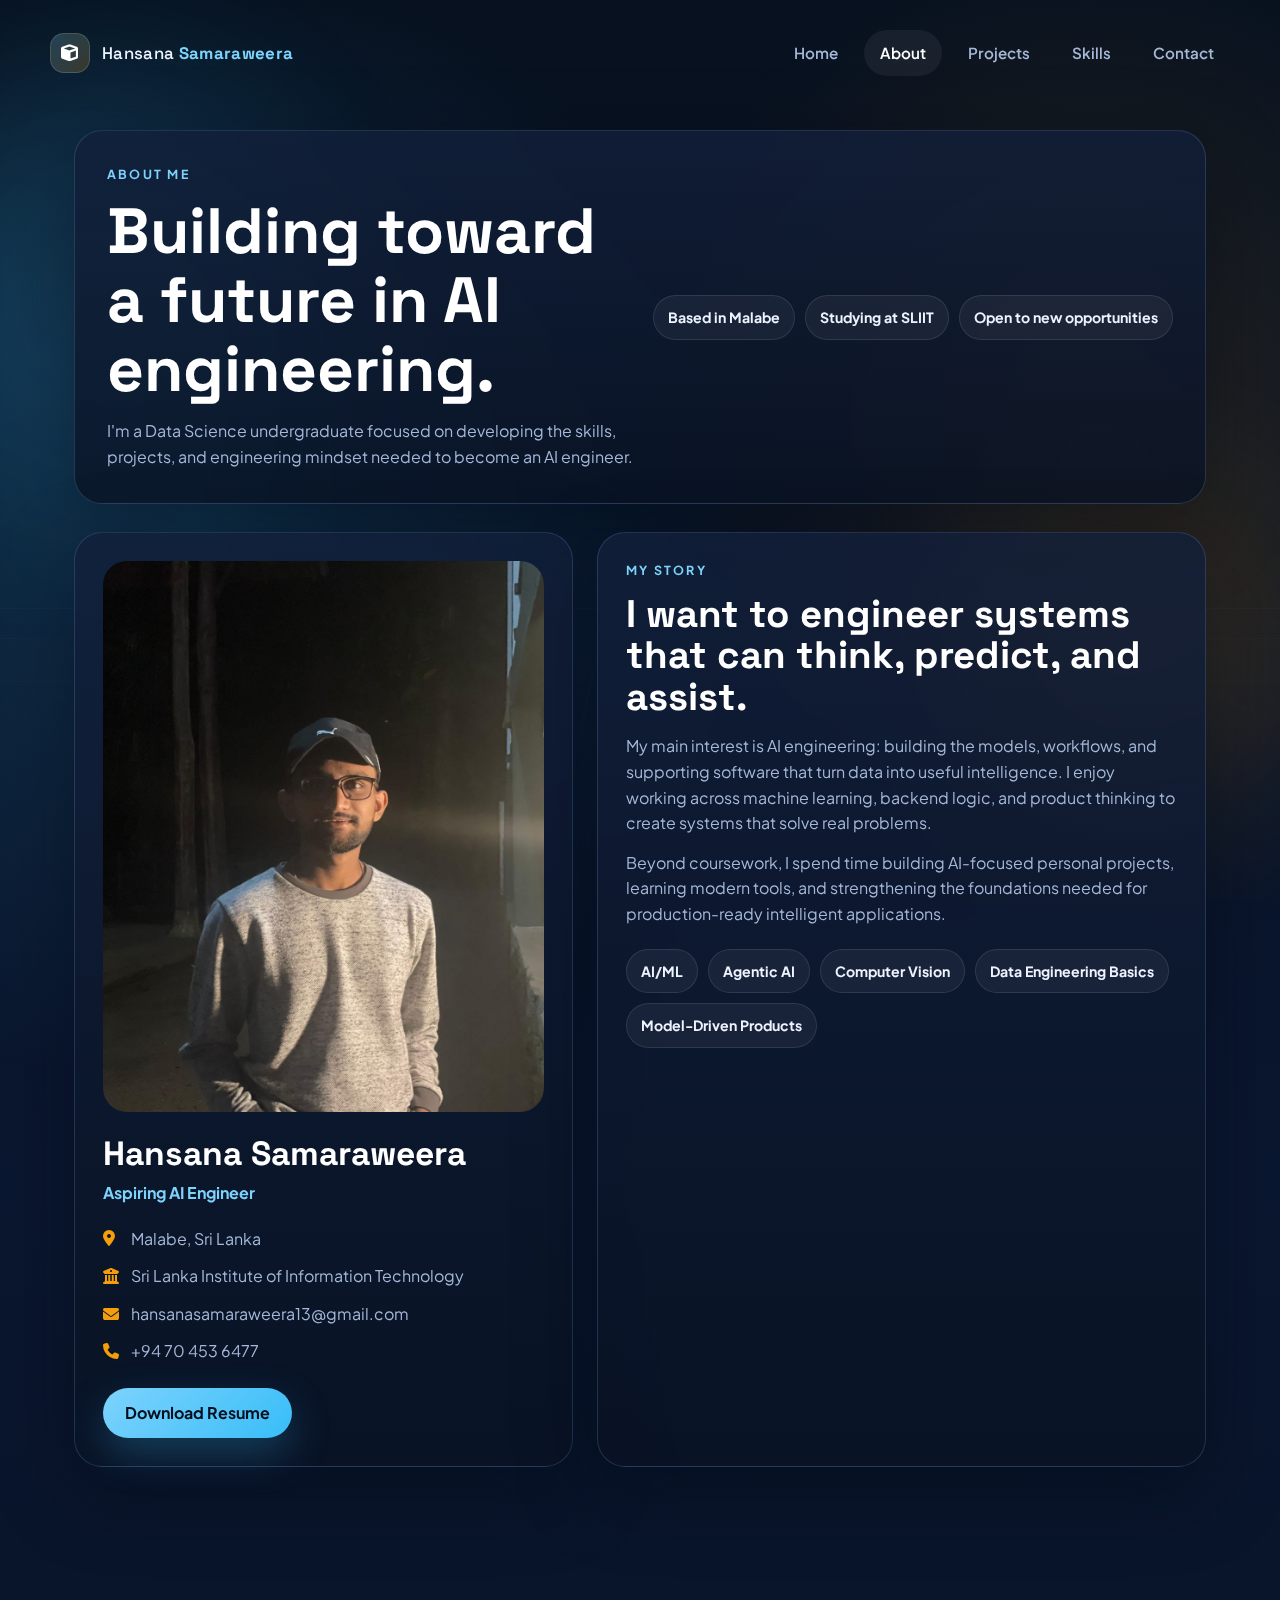
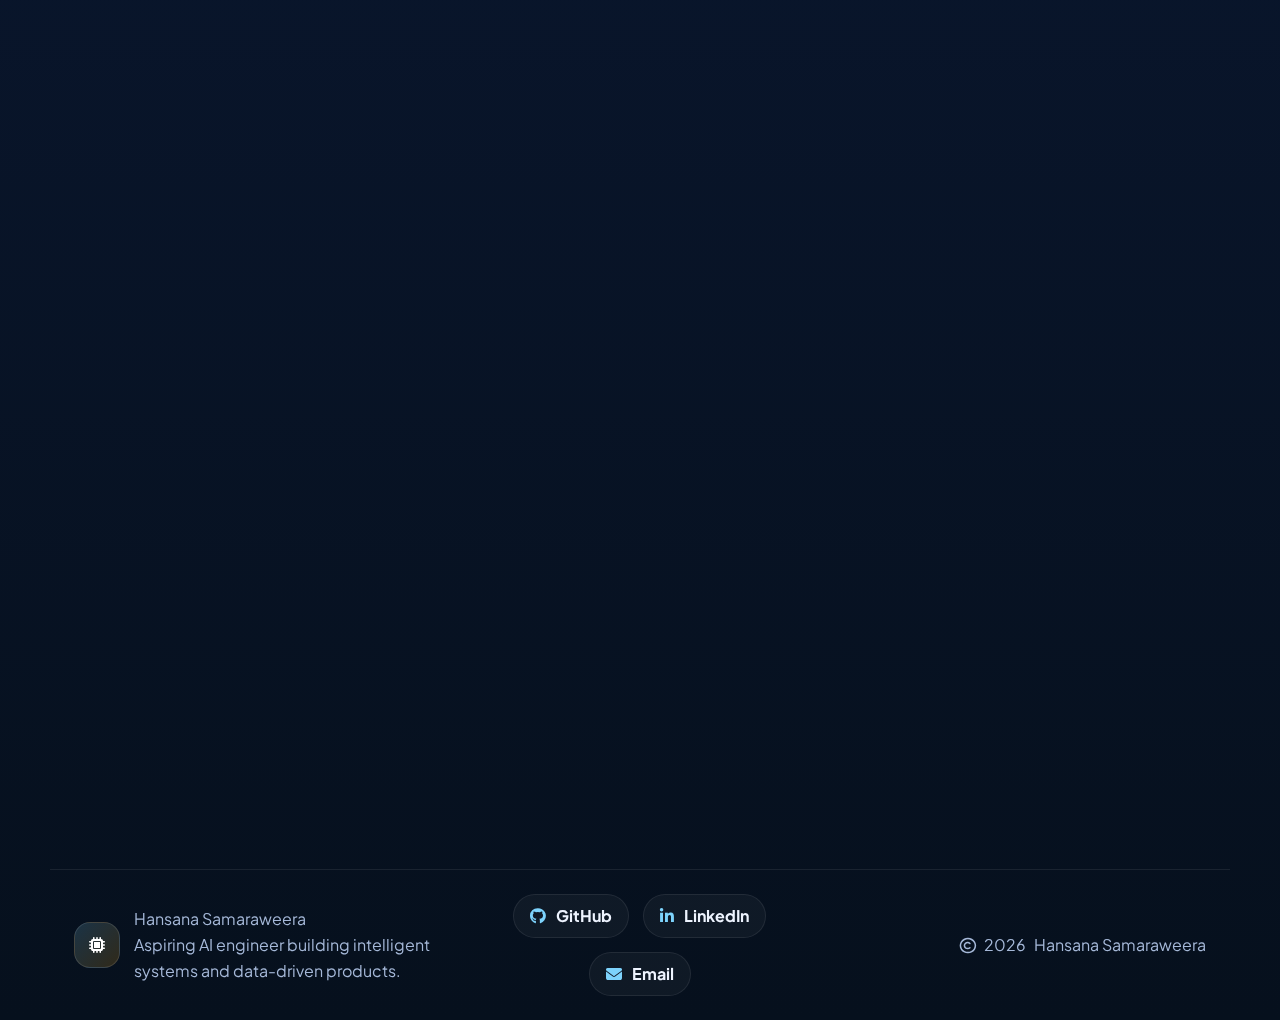
<file: about.html>
<!DOCTYPE html>
<html lang="en">
<head>
    <meta charset="UTF-8">
    <meta name="viewport" content="width=device-width, initial-scale=1.0">
    <title>About | Hansana Samaraweera</title>
    <link rel="preconnect" href="https://fonts.googleapis.com">
    <link rel="preconnect" href="https://fonts.gstatic.com" crossorigin>
    <link rel="stylesheet" href="https://cdnjs.cloudflare.com/ajax/libs/font-awesome/6.4.0/css/all.min.css">
    <link href="https://fonts.googleapis.com/css2?family=Plus+Jakarta+Sans:wght@400;500;600;700;800&family=Space+Grotesk:wght@500;700&display=swap" rel="stylesheet">
    <link rel="stylesheet" href="css/styles.css">
    <link rel="stylesheet" href="css/about.css">
</head>
<body data-page="about">
    <div class="site-backdrop" aria-hidden="true">
        <div class="aurora aurora-a"></div>
        <div class="aurora aurora-b"></div>
        <div class="grid-plane"></div>
        <div class="noise-layer"></div>
    </div>

    <header class="site-header" id="header">
        <a href="index.html" class="logo">
            <span class="logo-mark"><i class="fas fa-cube"></i></span>
            <span>Hansana <strong>Samaraweera</strong></span>
        </a>

        <button class="menu-toggle" type="button" aria-label="Toggle navigation" aria-expanded="false" aria-controls="primary-nav">
            <i class="fas fa-bars"></i>
        </button>

        <nav id="primary-nav">
            <ul>
                <li><a href="index.html">Home</a></li>
                <li><a href="about.html" class="active">About</a></li>
                <li><a href="projects.html">Projects</a></li>
                <li><a href="skills.html">Skills</a></li>
                <li><a href="contact.html">Contact</a></li>
            </ul>
        </nav>
    </header>

    <main class="site-shell page-shell">
        <section class="page-hero panel" data-reveal>
            <div>
                <p class="eyebrow">About Me</p>
                <h1>Building toward a future in AI engineering.</h1>
                <p>I'm a Data Science undergraduate focused on developing the skills, projects, and engineering mindset needed to become an AI engineer.</p>
            </div>
            <div class="hero-badges">
                <span>Based in Malabe</span>
                <span>Studying at SLIIT</span>
                <span>Open to new opportunities</span>
            </div>
        </section>

        <section class="about-grid" data-reveal>
            <article class="profile-panel panel" data-tilt>
                <div class="profile-image-wrap">
                    <img src="images/profile.jpg" alt="Portrait of Hansana Samaraweera">
                </div>
                <div class="profile-copy">
                    <h2>Hansana Samaraweera</h2>
                    <p class="profile-role">Aspiring AI Engineer</p>
                    <div class="detail-list">
                        <p><i class="fas fa-location-dot"></i> Malabe, Sri Lanka</p>
                        <p><i class="fas fa-building-columns"></i> Sri Lanka Institute of Information Technology</p>
                        <p><i class="fas fa-envelope"></i> hansanasamaraweera13@gmail.com</p>
                        <p><i class="fas fa-phone"></i> +94 70 453 6477</p>
                    </div>
                    <a href="resume.pdf" class="btn btn-primary" download>Download Resume</a>
                </div>
            </article>

            <article class="story-panel panel" data-tilt>
                <p class="eyebrow">My Story</p>
                <h2>I want to engineer systems that can think, predict, and assist.</h2>
                <p>My main interest is AI engineering: building the models, workflows, and supporting software that turn data into useful intelligence. I enjoy working across machine learning, backend logic, and product thinking to create systems that solve real problems.</p>
                <p>Beyond coursework, I spend time building AI-focused personal projects, learning modern tools, and strengthening the foundations needed for production-ready intelligent applications.</p>
                <div class="pill-list">
                    <span>AI/ML</span>
                    <span>Agentic AI</span>
                    <span>Computer Vision</span>
                    <span>Data Engineering Basics</span>
                    <span>Model-Driven Products</span>
                </div>
            </article>
        </section>

        <section class="timeline-section panel" data-reveal>
            <div class="section-heading">
                <div>
                    <p class="eyebrow">Trajectory</p>
                    <h2>Education and growth path</h2>
                </div>
            </div>
            <div class="timeline">
                <article class="timeline-item" data-tilt>
                    <span class="timeline-year">2025 - Present</span>
                    <div class="timeline-card">
                        <h3>BSc in Data Science</h3>
                        <p>Studying at SLIIT with a focus on analytics, machine learning, software development, and the foundations required for AI engineering.</p>
                    </div>
                </article>
                <article class="timeline-item" data-tilt>
                    <span class="timeline-year">Current</span>
                    <div class="timeline-card">
                        <h3>Project-Based Learning</h3>
                        <p>Strengthening experience through agentic AI tools, predictive systems, computer vision, analytics, and end-to-end intelligent applications.</p>
                    </div>
                </article>
                <article class="timeline-item" data-tilt>
                    <span class="timeline-year">Next</span>
                    <div class="timeline-card">
                        <h3>Professional Collaborations</h3>
                        <p>Looking for opportunities where I can grow as an AI engineer by contributing to intelligent products, research, and real-world systems.</p>
                    </div>
                </article>
            </div>
        </section>

        <section class="values-grid" data-reveal>
            <article class="mini-panel panel" data-tilt>
                <p class="eyebrow">How I Work</p>
                <h3>Build with clarity</h3>
                <p>I like breaking complex problems into clear steps, especially when building data and AI systems that need to be understandable and reliable.</p>
            </article>
            <article class="mini-panel panel" data-tilt>
                <p class="eyebrow">What Matters</p>
                <h3>Useful intelligence</h3>
                <p>I care most about building AI that is practical, well-structured, and connected to real user or business value.</p>
            </article>
            <article class="mini-panel panel" data-tilt>
                <p class="eyebrow">What I'm Seeking</p>
                <h3>AI teams, hard problems</h3>
                <p>I'm excited by teams working on machine learning, intelligent automation, computer vision, and AI products that create meaningful impact.</p>
            </article>
        </section>
    </main>

    <footer class="site-footer">
        <div class="footer-brand">
            <div class="footer-badge">
                <i class="fas fa-microchip"></i>
            </div>
            <div>
                <p>Hansana Samaraweera</p>
                <span>Aspiring AI engineer building intelligent systems and data-driven products.</span>
            </div>
        </div>
        <div class="footer-links">
            <a href="https://github.com/Hansana477" target="_blank" rel="noreferrer"><i class="fab fa-github"></i><span>GitHub</span></a>
            <a href="https://www.linkedin.com/in/hansana-samaraweera-4ba719311/" target="_blank" rel="noreferrer"><i class="fab fa-linkedin-in"></i><span>LinkedIn</span></a>
            <a href="mailto:hansanasamaraweera13@gmail.com"><i class="fas fa-envelope"></i><span>Email</span></a>
        </div>
        <p class="footer-copy"><i class="far fa-copyright"></i> <span data-year></span> Hansana Samaraweera</p>
    </footer>

    <script src="js/script.js"></script>
</body>
</html>
</file>
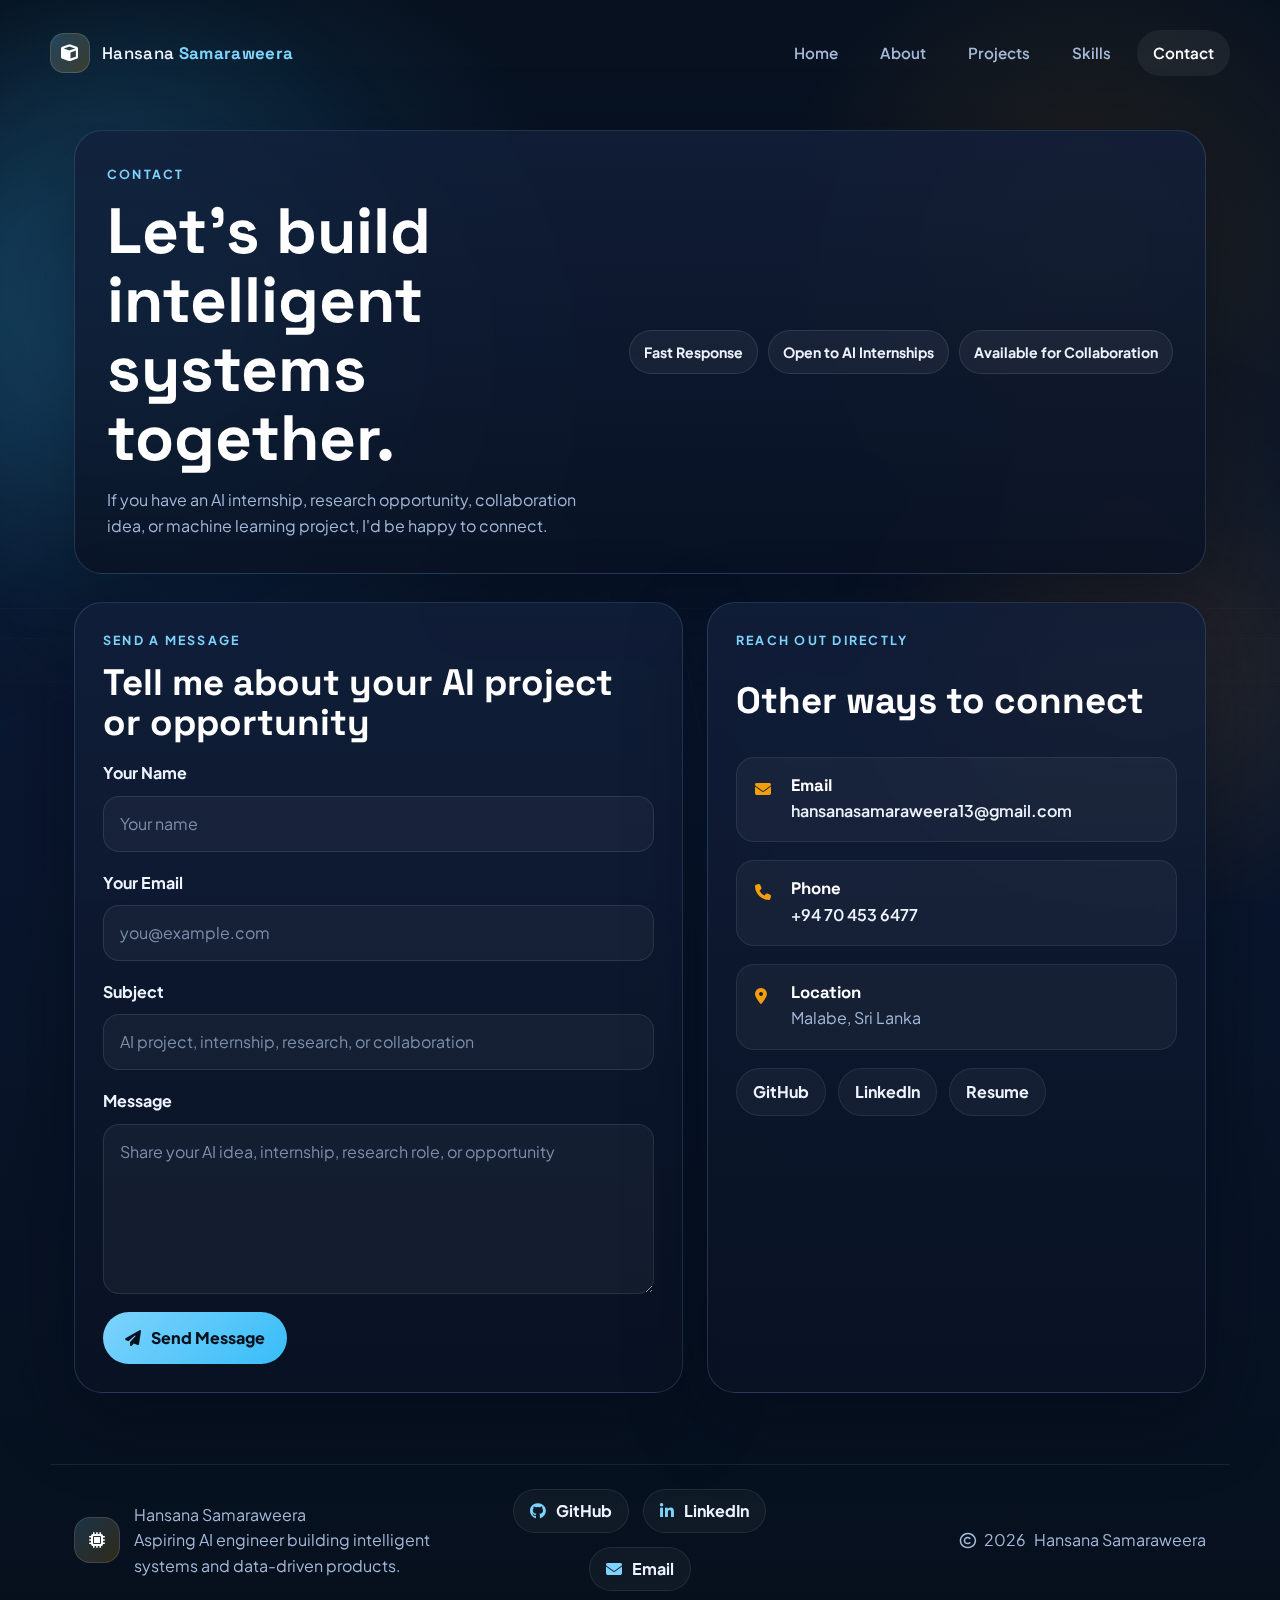
<file: contact.html>
<!DOCTYPE html>
<html lang="en">
<head>
    <meta charset="UTF-8">
    <meta name="viewport" content="width=device-width, initial-scale=1.0">
    <title>Contact | Hansana Samaraweera</title>
    <link rel="preconnect" href="https://fonts.googleapis.com">
    <link rel="preconnect" href="https://fonts.gstatic.com" crossorigin>
    <link rel="stylesheet" href="https://cdnjs.cloudflare.com/ajax/libs/font-awesome/6.4.0/css/all.min.css">
    <link href="https://fonts.googleapis.com/css2?family=Plus+Jakarta+Sans:wght@400;500;600;700;800&family=Space+Grotesk:wght@500;700&display=swap" rel="stylesheet">
    <link rel="stylesheet" href="css/styles.css">
    <link rel="stylesheet" href="css/contact.css">
</head>
<body data-page="contact">
    <div class="site-backdrop" aria-hidden="true">
        <div class="aurora aurora-a"></div>
        <div class="aurora aurora-b"></div>
        <div class="grid-plane"></div>
        <div class="noise-layer"></div>
    </div>

    <header class="site-header" id="header">
        <a href="index.html" class="logo">
            <span class="logo-mark"><i class="fas fa-cube"></i></span>
            <span>Hansana <strong>Samaraweera</strong></span>
        </a>

        <button class="menu-toggle" type="button" aria-label="Toggle navigation" aria-expanded="false" aria-controls="primary-nav">
            <i class="fas fa-bars"></i>
        </button>

        <nav id="primary-nav">
            <ul>
                <li><a href="index.html">Home</a></li>
                <li><a href="about.html">About</a></li>
                <li><a href="projects.html">Projects</a></li>
                <li><a href="skills.html">Skills</a></li>
                <li><a href="contact.html" class="active">Contact</a></li>
            </ul>
        </nav>
    </header>

    <main class="site-shell page-shell">
        <section class="page-hero panel" data-reveal>
            <div>
                <p class="eyebrow">Contact</p>
                <h1>Let's build intelligent systems together.</h1>
                <p>If you have an AI internship, research opportunity, collaboration idea, or machine learning project, I'd be happy to connect.</p>
            </div>
            <div class="hero-badges">
                <span>Fast Response</span>
                <span>Open to AI Internships</span>
                <span>Available for Collaboration</span>
            </div>
        </section>

        <section class="contact-layout" data-reveal>
            <article class="contact-form-panel panel" data-tilt>
                <p class="eyebrow">Send a Message</p>
                <h2>Tell me about your AI project or opportunity</h2>
                <form id="contactForm" action="https://formspree.io/f/xeokkdnq" method="POST">
                    <input type="hidden" name="_subject" value="New message from portfolio">
                    <input type="text" name="_gotcha" class="honeypot" tabindex="-1" autocomplete="off">

                    <div class="form-group">
                        <label for="name">Your Name</label>
                        <input id="name" type="text" name="name" placeholder="Your name" required>
                    </div>
                    <div class="form-group">
                        <label for="email">Your Email</label>
                        <input id="email" type="email" name="_replyto" placeholder="you@example.com" required>
                    </div>
                    <div class="form-group">
                        <label for="subject">Subject</label>
                        <input id="subject" type="text" name="subject" placeholder="AI project, internship, research, or collaboration">
                    </div>
                    <div class="form-group">
                        <label for="message">Message</label>
                        <textarea id="message" name="message" placeholder="Share your AI idea, internship, research role, or opportunity" required></textarea>
                    </div>
                    <button type="submit" class="submit-btn">
                        <i class="fas fa-paper-plane"></i>
                        Send Message
                    </button>
                </form>
            </article>

            <aside class="contact-info-panel panel" data-tilt>
                <p class="eyebrow">Reach Out Directly</p>
                <h2>Other ways to connect</h2>

                <div class="contact-card">
                    <i class="fas fa-envelope"></i>
                    <div>
                        <h3>Email</h3>
                        <a href="mailto:hansanasamaraweera13@gmail.com">hansanasamaraweera13@gmail.com</a>
                    </div>
                </div>

                <div class="contact-card">
                    <i class="fas fa-phone"></i>
                    <div>
                        <h3>Phone</h3>
                        <a href="tel:+94704536477">+94 70 453 6477</a>
                    </div>
                </div>

                <div class="contact-card">
                    <i class="fas fa-location-dot"></i>
                    <div>
                        <h3>Location</h3>
                        <p>Malabe, Sri Lanka</p>
                    </div>
                </div>

                <div class="social-row">
                    <a href="https://github.com/Hansana477" target="_blank" rel="noreferrer">GitHub</a>
                    <a href="https://www.linkedin.com/in/hansana-samaraweera-4ba719311/" target="_blank" rel="noreferrer">LinkedIn</a>
                    <a href="resume.pdf" download>Resume</a>
                </div>
            </aside>
        </section>
    </main>

    <footer class="site-footer">
        <div class="footer-brand">
            <div class="footer-badge">
                <i class="fas fa-microchip"></i>
            </div>
            <div>
                <p>Hansana Samaraweera</p>
                <span>Aspiring AI engineer building intelligent systems and data-driven products.</span>
            </div>
        </div>
        <div class="footer-links">
            <a href="https://github.com/Hansana477" target="_blank" rel="noreferrer"><i class="fab fa-github"></i><span>GitHub</span></a>
            <a href="https://www.linkedin.com/in/hansana-samaraweera-4ba719311/" target="_blank" rel="noreferrer"><i class="fab fa-linkedin-in"></i><span>LinkedIn</span></a>
            <a href="mailto:hansanasamaraweera13@gmail.com"><i class="fas fa-envelope"></i><span>Email</span></a>
        </div>
        <p class="footer-copy"><i class="far fa-copyright"></i> <span data-year></span> Hansana Samaraweera</p>
    </footer>

    <script src="js/script.js"></script>
    <script src="js/contact.js"></script>
</body>
</html>
</file>
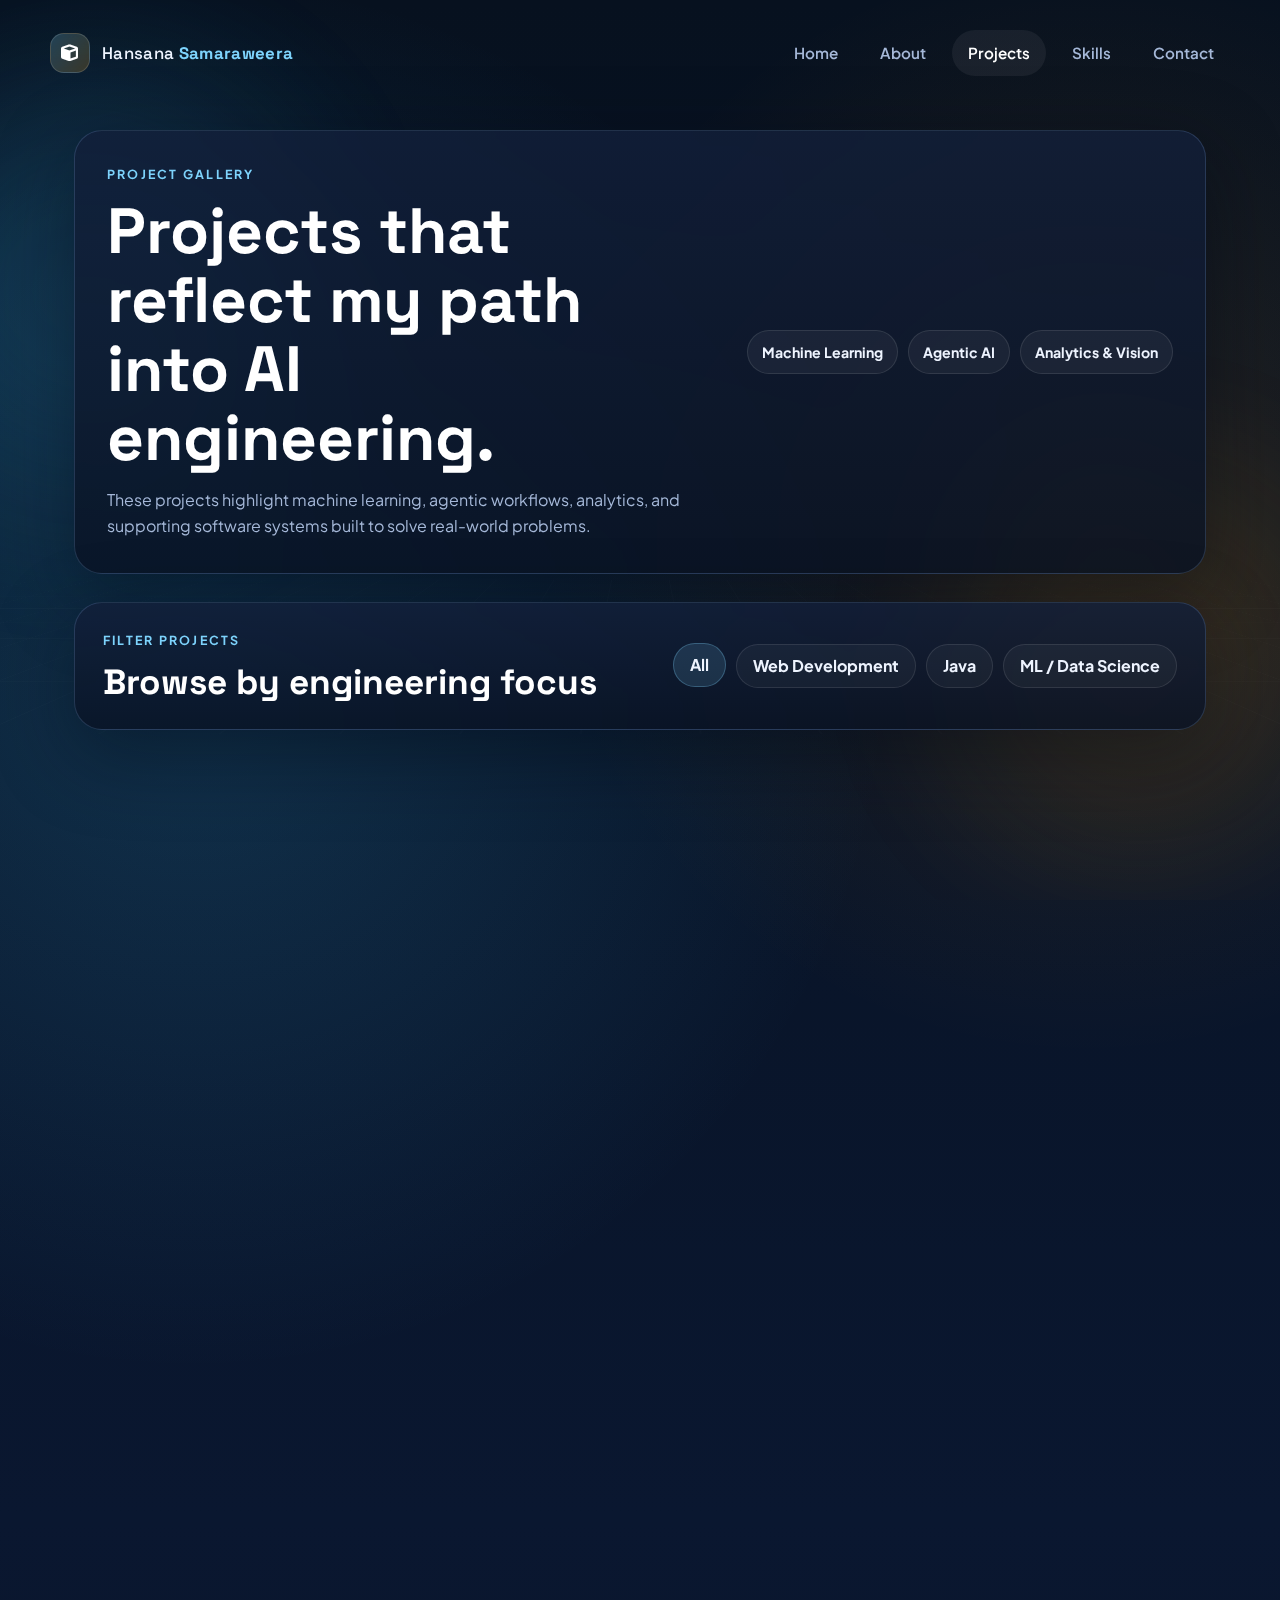
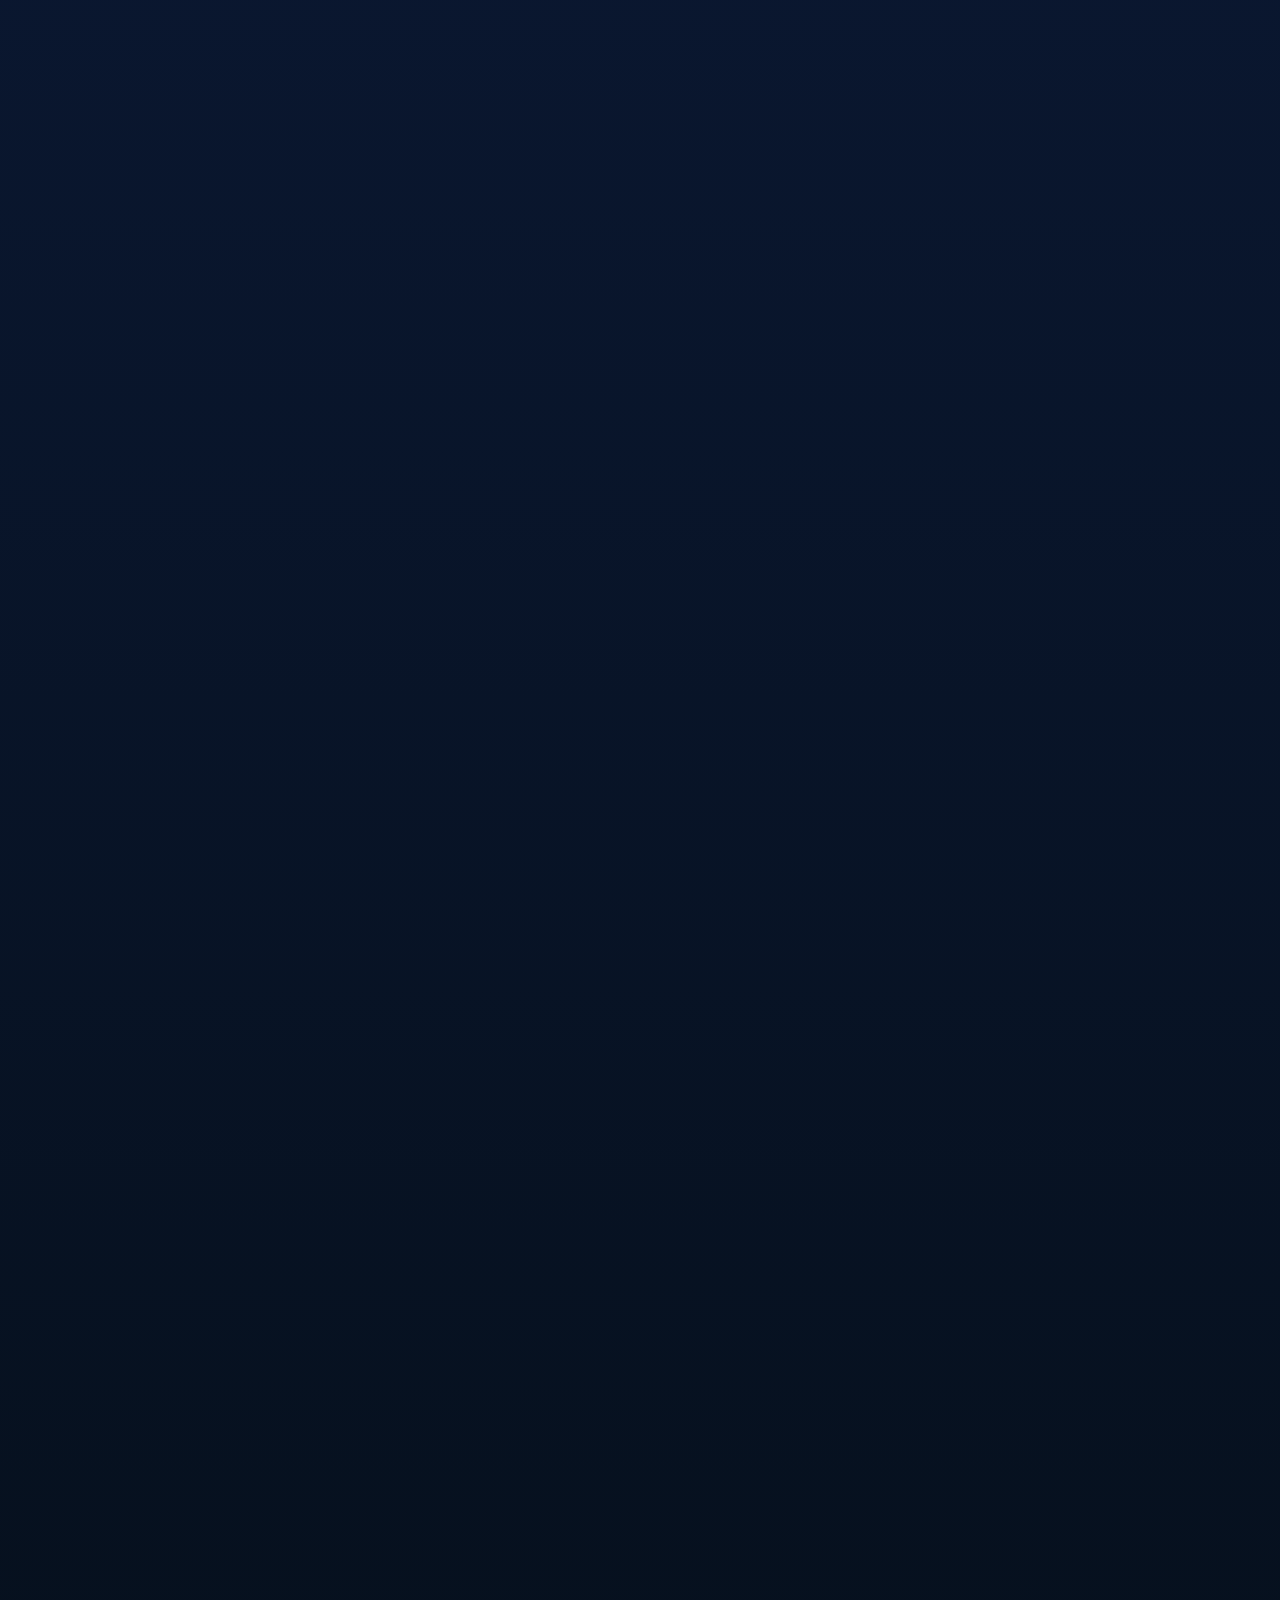
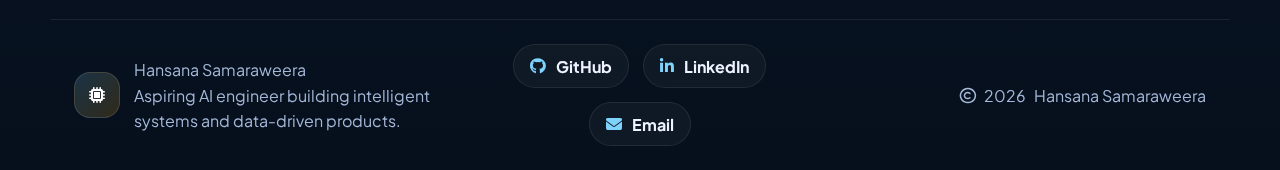
<file: projects.html>
<!DOCTYPE html>
<html lang="en">
<head>
    <meta charset="UTF-8">
    <meta name="viewport" content="width=device-width, initial-scale=1.0">
    <title>Projects | Hansana Samaraweera</title>
    <link rel="preconnect" href="https://fonts.googleapis.com">
    <link rel="preconnect" href="https://fonts.gstatic.com" crossorigin>
    <link rel="stylesheet" href="https://cdnjs.cloudflare.com/ajax/libs/font-awesome/6.4.0/css/all.min.css">
    <link href="https://fonts.googleapis.com/css2?family=Plus+Jakarta+Sans:wght@400;500;600;700;800&family=Space+Grotesk:wght@500;700&display=swap" rel="stylesheet">
    <link rel="stylesheet" href="css/styles.css">
    <link rel="stylesheet" href="css/projects.css">
</head>
<body data-page="projects">
    <div class="site-backdrop" aria-hidden="true">
        <div class="aurora aurora-a"></div>
        <div class="aurora aurora-b"></div>
        <div class="grid-plane"></div>
        <div class="noise-layer"></div>
    </div>

    <header class="site-header" id="header">
        <a href="index.html" class="logo">
            <span class="logo-mark"><i class="fas fa-cube"></i></span>
            <span>Hansana <strong>Samaraweera</strong></span>
        </a>

        <button class="menu-toggle" type="button" aria-label="Toggle navigation" aria-expanded="false" aria-controls="primary-nav">
            <i class="fas fa-bars"></i>
        </button>

        <nav id="primary-nav">
            <ul>
                <li><a href="index.html">Home</a></li>
                <li><a href="about.html">About</a></li>
                <li><a href="projects.html" class="active">Projects</a></li>
                <li><a href="skills.html">Skills</a></li>
                <li><a href="contact.html">Contact</a></li>
            </ul>
        </nav>
    </header>

    <main class="site-shell page-shell">
        <section class="page-hero panel" data-reveal>
            <div>
                <p class="eyebrow">Project Gallery</p>
                <h1>Projects that reflect my path into AI engineering.</h1>
                <p>These projects highlight machine learning, agentic workflows, analytics, and supporting software systems built to solve real-world problems.</p>
            </div>
            <div class="hero-badges">
                <span>Machine Learning</span>
                <span>Agentic AI</span>
                <span>Analytics &amp; Vision</span>
            </div>
        </section>

        <section class="projects-toolbar panel" data-reveal>
            <div class="toolbar-copy">
                <p class="eyebrow">Filter Projects</p>
                <h2>Browse by engineering focus</h2>
            </div>
            <div class="filter-buttons" role="tablist" aria-label="Project categories">
                <button class="active" data-filter="all" type="button">All</button>
                <button data-filter="web-dev" type="button">Web Development</button>
                <button data-filter="java" type="button">Java</button>
                <button data-filter="ml-ai" type="button">ML / Data Science</button>
            </div>
        </section>

        <section class="projects-grid-section" data-reveal>
            <div id="projects-list" class="projects-grid"></div>
        </section>
    </main>

    <footer class="site-footer">
        <div class="footer-brand">
            <div class="footer-badge">
                <i class="fas fa-microchip"></i>
            </div>
            <div>
                <p>Hansana Samaraweera</p>
                <span>Aspiring AI engineer building intelligent systems and data-driven products.</span>
            </div>
        </div>
        <div class="footer-links">
            <a href="https://github.com/Hansana477" target="_blank" rel="noreferrer"><i class="fab fa-github"></i><span>GitHub</span></a>
            <a href="https://www.linkedin.com/in/hansana-samaraweera-4ba719311/" target="_blank" rel="noreferrer"><i class="fab fa-linkedin-in"></i><span>LinkedIn</span></a>
            <a href="mailto:hansanasamaraweera13@gmail.com"><i class="fas fa-envelope"></i><span>Email</span></a>
        </div>
        <p class="footer-copy"><i class="far fa-copyright"></i> <span data-year></span> Hansana Samaraweera</p>
    </footer>

    <script src="js/script.js"></script>
    <script src="js/projects.js"></script>
</body>
</html>
</file>
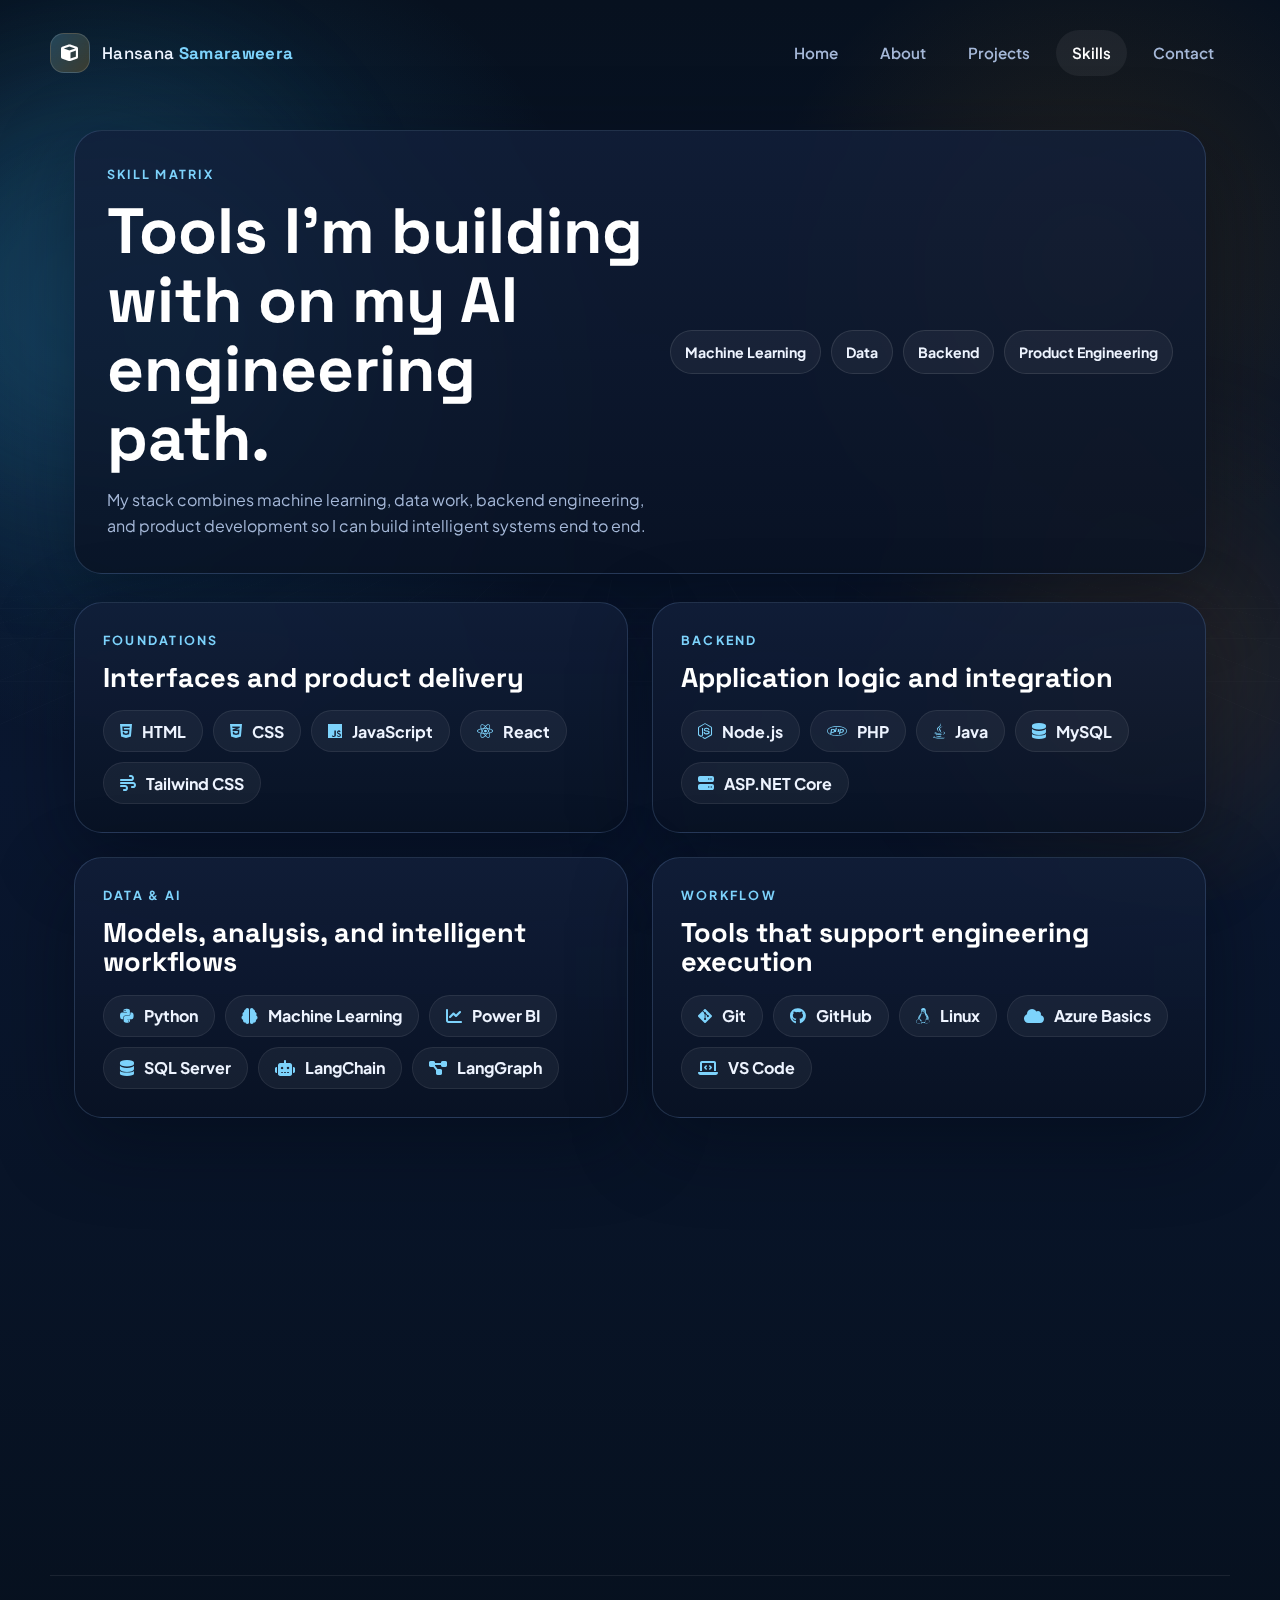
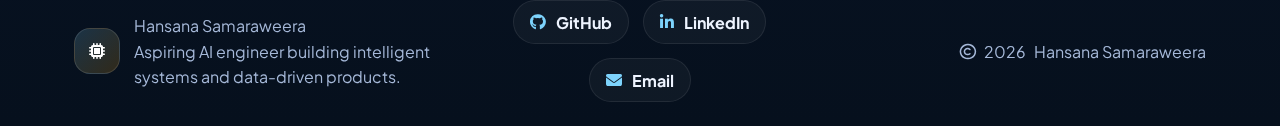
<file: skills.html>
<!DOCTYPE html>
<html lang="en">
<head>
    <meta charset="UTF-8">
    <meta name="viewport" content="width=device-width, initial-scale=1.0">
    <title>Skills | Hansana Samaraweera</title>
    <link rel="preconnect" href="https://fonts.googleapis.com">
    <link rel="preconnect" href="https://fonts.gstatic.com" crossorigin>
    <link rel="stylesheet" href="https://cdnjs.cloudflare.com/ajax/libs/font-awesome/6.4.0/css/all.min.css">
    <link href="https://fonts.googleapis.com/css2?family=Plus+Jakarta+Sans:wght@400;500;600;700;800&family=Space+Grotesk:wght@500;700&display=swap" rel="stylesheet">
    <link rel="stylesheet" href="css/styles.css">
    <link rel="stylesheet" href="css/skills.css">
</head>
<body data-page="skills">
    <div class="site-backdrop" aria-hidden="true">
        <div class="aurora aurora-a"></div>
        <div class="aurora aurora-b"></div>
        <div class="grid-plane"></div>
        <div class="noise-layer"></div>
    </div>

    <header class="site-header" id="header">
        <a href="index.html" class="logo">
            <span class="logo-mark"><i class="fas fa-cube"></i></span>
            <span>Hansana <strong>Samaraweera</strong></span>
        </a>

        <button class="menu-toggle" type="button" aria-label="Toggle navigation" aria-expanded="false" aria-controls="primary-nav">
            <i class="fas fa-bars"></i>
        </button>

        <nav id="primary-nav">
            <ul>
                <li><a href="index.html">Home</a></li>
                <li><a href="about.html">About</a></li>
                <li><a href="projects.html">Projects</a></li>
                <li><a href="skills.html" class="active">Skills</a></li>
                <li><a href="contact.html">Contact</a></li>
            </ul>
        </nav>
    </header>

    <main class="site-shell page-shell">
        <section class="page-hero panel" data-reveal>
            <div>
                <p class="eyebrow">Skill Matrix</p>
                <h1>Tools I'm building with on my AI engineering path.</h1>
                <p>My stack combines machine learning, data work, backend engineering, and product development so I can build intelligent systems end to end.</p>
            </div>
            <div class="hero-badges">
                <span>Machine Learning</span>
                <span>Data</span>
                <span>Backend</span>
                <span>Product Engineering</span>
            </div>
        </section>

        <section class="skills-board" data-reveal>
            <article class="skill-cluster panel" data-tilt>
                <p class="eyebrow">Foundations</p>
                <h2>Interfaces and product delivery</h2>
                <div class="skill-tags">
                    <span><i class="fab fa-html5"></i> HTML</span>
                    <span><i class="fab fa-css3-alt"></i> CSS</span>
                    <span><i class="fab fa-js"></i> JavaScript</span>
                    <span><i class="fab fa-react"></i> React</span>
                    <span><i class="fas fa-wind"></i> Tailwind CSS</span>
                </div>
            </article>

            <article class="skill-cluster panel" data-tilt>
                <p class="eyebrow">Backend</p>
                <h2>Application logic and integration</h2>
                <div class="skill-tags">
                    <span><i class="fab fa-node-js"></i> Node.js</span>
                    <span><i class="fab fa-php"></i> PHP</span>
                    <span><i class="fab fa-java"></i> Java</span>
                    <span><i class="fas fa-database"></i> MySQL</span>
                    <span><i class="fas fa-server"></i> ASP.NET Core</span>
                </div>
            </article>

            <article class="skill-cluster panel" data-tilt>
                <p class="eyebrow">Data &amp; AI</p>
                <h2>Models, analysis, and intelligent workflows</h2>
                <div class="skill-tags">
                    <span><i class="fab fa-python"></i> Python</span>
                    <span><i class="fas fa-brain"></i> Machine Learning</span>
                    <span><i class="fas fa-chart-line"></i> Power BI</span>
                    <span><i class="fas fa-database"></i> SQL Server</span>
                    <span><i class="fas fa-robot"></i> LangChain</span>
                    <span><i class="fas fa-diagram-project"></i> LangGraph</span>
                </div>
            </article>

            <article class="skill-cluster panel" data-tilt>
                <p class="eyebrow">Workflow</p>
                <h2>Tools that support engineering execution</h2>
                <div class="skill-tags">
                    <span><i class="fab fa-git-alt"></i> Git</span>
                    <span><i class="fab fa-github"></i> GitHub</span>
                    <span><i class="fab fa-linux"></i> Linux</span>
                    <span><i class="fas fa-cloud"></i> Azure Basics</span>
                    <span><i class="fas fa-laptop-code"></i> VS Code</span>
                </div>
            </article>
        </section>

        <section class="capability-panel panel" data-reveal>
            <div class="section-heading">
                <div>
                    <p class="eyebrow">Capabilities</p>
                    <h2>How these skills support AI engineering</h2>
                </div>
            </div>
            <div class="capability-grid">
                <article class="mini-panel" data-tilt>
                    <h3>Model-Backed Applications</h3>
                    <p>I can combine machine learning ideas with application logic to create products people can actually use.</p>
                </article>
                <article class="mini-panel" data-tilt>
                    <h3>Data-to-Decision Workflows</h3>
                    <p>I enjoy turning raw data, analysis, and model output into systems that produce useful insight or automation.</p>
                </article>
                <article class="mini-panel" data-tilt>
                    <h3>Engineering + Presentation</h3>
                    <p>I care about both technical implementation and clear presentation, because strong AI products need both.</p>
                </article>
            </div>
        </section>
    </main>

    <footer class="site-footer">
        <div class="footer-brand">
            <div class="footer-badge">
                <i class="fas fa-microchip"></i>
            </div>
            <div>
                <p>Hansana Samaraweera</p>
                <span>Aspiring AI engineer building intelligent systems and data-driven products.</span>
            </div>
        </div>
        <div class="footer-links">
            <a href="https://github.com/Hansana477" target="_blank" rel="noreferrer"><i class="fab fa-github"></i><span>GitHub</span></a>
            <a href="https://www.linkedin.com/in/hansana-samaraweera-4ba719311/" target="_blank" rel="noreferrer"><i class="fab fa-linkedin-in"></i><span>LinkedIn</span></a>
            <a href="mailto:hansanasamaraweera13@gmail.com"><i class="fas fa-envelope"></i><span>Email</span></a>
        </div>
        <p class="footer-copy"><i class="far fa-copyright"></i> <span data-year></span> Hansana Samaraweera</p>
    </footer>

    <script src="js/script.js"></script>
</body>
</html>
</file>
<file: css/styles.css>
:root {
    --bg: #07111f;
    --bg-soft: #0d1830;
    --bg-elevated: rgba(12, 24, 48, 0.72);
    --panel: rgba(11, 20, 40, 0.72);
    --panel-strong: rgba(10, 18, 34, 0.9);
    --border: rgba(152, 196, 255, 0.18);
    --text: #eef4ff;
    --muted: #a5b8d8;
    --heading: #ffffff;
    --accent: #7dd3fc;
    --accent-strong: #38bdf8;
    --accent-warm: #f59e0b;
    --success: #4ade80;
    --shadow: 0 24px 80px rgba(1, 8, 20, 0.45);
    --radius-lg: 28px;
    --radius-md: 20px;
    --radius-sm: 14px;
    --container: 1180px;
    --header-height: 82px;
}

* {
    box-sizing: border-box;
    margin: 0;
    padding: 0;
}

html {
    scroll-behavior: smooth;
}

body {
    min-height: 100vh;
    overflow-x: hidden;
    background:
        radial-gradient(circle at 15% 20%, rgba(56, 189, 248, 0.18), transparent 24%),
        radial-gradient(circle at 85% 15%, rgba(245, 158, 11, 0.12), transparent 18%),
        linear-gradient(180deg, #07111f 0%, #0a1730 45%, #06101d 100%);
    color: var(--text);
    font-family: "Plus Jakarta Sans", sans-serif;
    line-height: 1.6;
}

body.nav-open {
    overflow: hidden;
}

img {
    display: block;
    max-width: 100%;
}

a {
    color: inherit;
    text-decoration: none;
}

button,
input,
textarea {
    font: inherit;
}

.site-backdrop {
    inset: 0;
    overflow: hidden;
    pointer-events: none;
    position: fixed;
    z-index: -3;
}

.aurora {
    border-radius: 999px;
    filter: blur(90px);
    opacity: 0.9;
    position: absolute;
}

.aurora-a {
    animation: drift 14s ease-in-out infinite;
    background: rgba(56, 189, 248, 0.18);
    height: 420px;
    left: -120px;
    top: 80px;
    width: 420px;
}

.aurora-b {
    animation: drift 18s ease-in-out infinite reverse;
    background: rgba(245, 158, 11, 0.14);
    bottom: 60px;
    height: 360px;
    right: -40px;
    width: 360px;
}

.grid-plane {
    background-image:
        linear-gradient(rgba(255, 255, 255, 0.055) 1px, transparent 1px),
        linear-gradient(90deg, rgba(255, 255, 255, 0.05) 1px, transparent 1px);
    background-position: center center;
    background-size: 78px 78px;
    height: 72vh;
    left: -20%;
    opacity: 0.24;
    position: absolute;
    top: 34vh;
    transform: perspective(900px) rotateX(78deg);
    width: 140%;
}

.noise-layer {
    background-image: radial-gradient(rgba(255, 255, 255, 0.08) 0.7px, transparent 0.7px);
    background-size: 12px 12px;
    inset: 0;
    opacity: 0.06;
    position: absolute;
}

.site-header {
    align-items: center;
    display: flex;
    justify-content: space-between;
    left: 50%;
    max-width: calc(var(--container) + 64px);
    padding: 18px 32px;
    position: fixed;
    top: 12px;
    transform: translateX(-50%);
    transition: background 0.3s ease, border-color 0.3s ease, box-shadow 0.3s ease, top 0.3s ease;
    width: calc(100% - 24px);
    z-index: 20;
}

.site-header.scrolled {
    backdrop-filter: blur(24px);
    background: rgba(6, 14, 28, 0.82);
    border: 1px solid rgba(152, 196, 255, 0.16);
    border-radius: 999px;
    box-shadow: 0 20px 50px rgba(0, 0, 0, 0.24);
    top: 10px;
}

.logo {
    align-items: center;
    display: inline-flex;
    font-family: "Space Grotesk", sans-serif;
    font-size: 1.05rem;
    font-weight: 500;
    gap: 12px;
    letter-spacing: 0.02em;
}

.logo strong {
    color: var(--accent);
    font-weight: 700;
}

.logo-mark {
    align-items: center;
    background: linear-gradient(135deg, rgba(125, 211, 252, 0.22), rgba(245, 158, 11, 0.2));
    border: 1px solid rgba(255, 255, 255, 0.14);
    border-radius: 14px;
    color: var(--heading);
    display: inline-flex;
    height: 40px;
    justify-content: center;
    width: 40px;
}

nav ul {
    align-items: center;
    display: flex;
    gap: 10px;
    list-style: none;
}

nav a {
    border-radius: 999px;
    color: var(--muted);
    display: inline-flex;
    font-size: 0.95rem;
    font-weight: 600;
    padding: 11px 16px;
    transition: color 0.2s ease, background 0.2s ease;
}

nav a:hover,
nav a.active {
    background: rgba(255, 255, 255, 0.06);
    color: var(--heading);
}

.menu-toggle {
    background: transparent;
    border: 0;
    color: var(--heading);
    cursor: pointer;
    display: none;
    font-size: 1.35rem;
}

.site-shell {
    margin: 0 auto;
    max-width: var(--container);
    padding: calc(var(--header-height) + 48px) 24px 72px;
    position: relative;
    z-index: 1;
}

.page-shell {
    display: grid;
    gap: 28px;
}

.panel,
.glass-panel,
.mini-panel {
    backdrop-filter: blur(20px);
    background: linear-gradient(180deg, rgba(18, 31, 58, 0.82), rgba(9, 18, 35, 0.82));
    border: 1px solid var(--border);
    border-radius: var(--radius-lg);
    box-shadow: var(--shadow);
    position: relative;
}

.glass-panel {
    background: linear-gradient(180deg, rgba(24, 37, 66, 0.5), rgba(13, 22, 42, 0.58));
}

.panel::before,
.glass-panel::before,
.mini-panel::before {
    background: radial-gradient(circle at var(--glow-x, 50%) var(--glow-y, 50%), rgba(125, 211, 252, 0.22), transparent 34%);
    border-radius: inherit;
    content: "";
    inset: 0;
    opacity: 0;
    position: absolute;
    transition: opacity 0.25s ease;
}

[data-tilt]:hover::before,
[data-tilt]:focus-within::before {
    opacity: 1;
}

.eyebrow {
    color: var(--accent);
    font-size: 0.78rem;
    font-weight: 700;
    letter-spacing: 0.18em;
    margin-bottom: 12px;
    text-transform: uppercase;
}

h1,
h2,
h3 {
    color: var(--heading);
    font-family: "Space Grotesk", sans-serif;
    line-height: 1.08;
}

p {
    color: var(--muted);
}

.btn {
    align-items: center;
    border-radius: 999px;
    display: inline-flex;
    font-weight: 700;
    gap: 10px;
    justify-content: center;
    min-height: 50px;
    padding: 0 22px;
    transition: transform 0.2s ease, box-shadow 0.2s ease, background 0.2s ease, color 0.2s ease;
}

.btn:hover {
    transform: translateY(-2px);
}

.btn-primary {
    background: linear-gradient(135deg, var(--accent), var(--accent-strong));
    box-shadow: 0 16px 40px rgba(56, 189, 248, 0.26);
    color: #04101d;
}

.btn-secondary {
    background: linear-gradient(135deg, rgba(245, 158, 11, 0.95), rgba(249, 115, 22, 0.9));
    box-shadow: 0 16px 40px rgba(245, 158, 11, 0.2);
    color: #1b1001;
}

.btn-ghost {
    background: rgba(255, 255, 255, 0.04);
    border: 1px solid rgba(255, 255, 255, 0.12);
    color: var(--text);
}

.text-link {
    align-items: center;
    color: var(--text);
    display: inline-flex;
    font-weight: 700;
    gap: 10px;
}

.hero {
    align-items: stretch;
    display: grid;
    gap: 28px;
    grid-template-columns: minmax(0, 1.05fr) minmax(340px, 0.95fr);
    overflow: hidden;
    padding: 38px;
}

.hero-copy,
.hero-visual {
    position: relative;
    z-index: 1;
}

.hero-title {
    font-size: clamp(3rem, 7vw, 5.8rem);
    margin-bottom: 22px;
    max-width: 11ch;
}

.hero-title span {
    background: linear-gradient(135deg, var(--accent), #ffffff);
    -webkit-background-clip: text;
    -webkit-text-fill-color: transparent;
    background-clip: text;
}

.hero-summary {
    font-size: 1.08rem;
    margin-bottom: 26px;
    max-width: 62ch;
}

.hero-role-row {
    align-items: center;
    display: flex;
    flex-wrap: wrap;
    gap: 12px;
    margin-bottom: 28px;
}

.role-label {
    color: var(--muted);
    font-weight: 600;
}

.typing-text {
    color: var(--heading);
    font-family: "Space Grotesk", sans-serif;
    font-size: 1.1rem;
    font-weight: 700;
    min-height: 1.6em;
    position: relative;
}

.typing-text::after {
    animation: blink 0.8s steps(1) infinite;
    color: var(--accent);
    content: "|";
    margin-left: 6px;
}

.hero-actions {
    display: flex;
    flex-wrap: wrap;
    gap: 14px;
    margin-bottom: 34px;
}

.hero-stats {
    display: grid;
    gap: 14px;
    grid-template-columns: repeat(3, minmax(0, 1fr));
}

.stat-card {
    display: grid;
    gap: 10px;
    min-height: 170px;
    padding: 22px;
}

.stat-value {
    color: var(--heading);
    font-family: "Space Grotesk", sans-serif;
    font-size: 1.45rem;
    font-weight: 700;
}

.stat-label {
    color: var(--muted);
    font-size: 0.95rem;
}

.hero-scene-panel {
    height: 100%;
    min-height: 580px;
    overflow: hidden;
    padding: 0;
}

#hero-canvas {
    display: block;
    height: 100%;
    min-height: 580px;
    width: 100%;
}

.scene-overlay {
    bottom: 22px;
    left: 22px;
    max-width: 360px;
    padding: 18px 18px 20px;
    position: absolute;
    z-index: 2;
}

.scene-overlay h2 {
    font-size: 1.55rem;
    margin-bottom: 12px;
}

.scene-kicker {
    color: var(--accent-warm);
    font-size: 0.8rem;
    font-weight: 800;
    letter-spacing: 0.18em;
    margin-bottom: 10px;
    text-transform: uppercase;
}

.floating-chip {
    backdrop-filter: blur(16px);
    background: rgba(8, 14, 29, 0.62);
    border: 1px solid rgba(255, 255, 255, 0.12);
    border-radius: 999px;
    color: var(--text);
    font-size: 0.82rem;
    font-weight: 700;
    padding: 10px 14px;
    position: absolute;
    z-index: 2;
}

.chip-top {
    left: 20px;
    top: 20px;
}

.chip-right {
    right: 20px;
    top: 18%;
}

.chip-bottom {
    bottom: 28px;
    right: 24px;
}

.insight-grid,
.trajectory-grid {
    display: grid;
    gap: 24px;
    grid-template-columns: repeat(2, minmax(0, 1fr));
    margin-top: 28px;
}

.info-card,
.trajectory-card {
    padding: 30px;
}

.info-card h2,
.trajectory-card h2 {
    font-size: clamp(1.65rem, 3vw, 2.2rem);
    margin-bottom: 16px;
}

.feature-list {
    display: grid;
    gap: 10px;
    list-style: none;
    margin-top: 18px;
}

.feature-list li {
    color: var(--text);
    padding-left: 18px;
    position: relative;
}

.feature-list li::before {
    color: var(--accent-warm);
    content: "•";
    left: 0;
    position: absolute;
}

.pill-list {
    display: flex;
    flex-wrap: wrap;
    gap: 10px;
    margin-top: 22px;
}

.pill-list span,
.hero-badges span {
    background: rgba(255, 255, 255, 0.05);
    border: 1px solid rgba(255, 255, 255, 0.1);
    border-radius: 999px;
    color: var(--text);
    display: inline-flex;
    font-size: 0.88rem;
    font-weight: 700;
    padding: 10px 14px;
}

.showcase {
    display: grid;
    gap: 24px;
    margin-top: 28px;
    padding: 30px;
}

.section-heading {
    align-items: end;
    display: flex;
    gap: 20px;
    justify-content: space-between;
}

.section-heading h2 {
    font-size: clamp(1.8rem, 3.5vw, 2.6rem);
    max-width: 12ch;
}

.showcase-grid {
    display: grid;
    gap: 18px;
    grid-template-columns: repeat(3, minmax(0, 1fr));
}

.project-highlight {
    background: linear-gradient(180deg, rgba(255, 255, 255, 0.04), rgba(6, 14, 28, 0.75));
    border: 1px solid rgba(255, 255, 255, 0.08);
    border-radius: var(--radius-md);
    display: grid;
    gap: 18px;
    overflow: hidden;
    padding: 18px;
    position: relative;
}

.project-highlight img {
    aspect-ratio: 16 / 10;
    border-radius: 16px;
    object-fit: cover;
    width: 100%;
}

.project-highlight-copy h3 {
    font-size: 1.35rem;
    margin-bottom: 10px;
}

.project-type {
    color: var(--accent);
    display: inline-block;
    font-size: 0.78rem;
    font-weight: 700;
    letter-spacing: 0.14em;
    margin-bottom: 12px;
    text-transform: uppercase;
}

.page-hero {
    align-items: center;
    display: grid;
    gap: 18px;
    grid-template-columns: minmax(0, 1fr) auto;
    padding: 34px 32px;
}

.page-hero h1 {
    font-size: clamp(2.3rem, 5vw, 4.2rem);
    margin-bottom: 14px;
    max-width: 14ch;
}

.hero-badges {
    display: flex;
    flex-wrap: wrap;
    gap: 10px;
    justify-content: flex-end;
}

.site-footer {
    align-items: center;
    border-top: 1px solid rgba(255, 255, 255, 0.08);
    color: var(--muted);
    display: grid;
    gap: 18px;
    grid-template-columns: repeat(3, minmax(0, 1fr));
    margin: 0 auto;
    max-width: var(--container);
    padding: 24px;
}

.footer-brand {
    align-items: center;
    display: flex;
    gap: 14px;
}

.footer-badge {
    align-items: center;
    background: linear-gradient(135deg, rgba(125, 211, 252, 0.18), rgba(245, 158, 11, 0.18));
    border: 1px solid rgba(255, 255, 255, 0.12);
    border-radius: 16px;
    color: var(--heading);
    display: inline-flex;
    flex-shrink: 0;
    font-size: 1rem;
    height: 46px;
    justify-content: center;
    width: 46px;
}

.site-footer p,
.site-footer span {
    color: inherit;
}

.footer-links {
    display: flex;
    flex-wrap: wrap;
    gap: 14px;
    justify-content: center;
}

.footer-links a {
    align-items: center;
    background: rgba(255, 255, 255, 0.04);
    border: 1px solid rgba(255, 255, 255, 0.08);
    border-radius: 999px;
    color: var(--text);
    display: inline-flex;
    font-weight: 700;
    gap: 10px;
    min-height: 44px;
    padding: 0 16px;
    transition: transform 0.2s ease, background 0.2s ease, border-color 0.2s ease;
}

.footer-links a:hover {
    background: rgba(125, 211, 252, 0.12);
    border-color: rgba(125, 211, 252, 0.24);
    transform: translateY(-2px);
}

.footer-links i {
    color: var(--accent);
}

.footer-copy {
    align-items: center;
    display: inline-flex;
    gap: 8px;
    justify-content: flex-end;
    text-align: right;
}

[data-reveal] {
    opacity: 0;
    transform: translateY(22px);
    transition: opacity 0.55s ease, transform 0.55s ease;
}

[data-reveal].is-visible {
    opacity: 1;
    transform: translateY(0);
}

[data-tilt] {
    transform: perspective(1000px) rotateX(var(--rx, 0deg)) rotateY(var(--ry, 0deg)) translateZ(0);
    transform-style: preserve-3d;
    transition: transform 0.25s ease, box-shadow 0.25s ease;
    will-change: transform;
}

[data-tilt]:hover {
    box-shadow: 0 30px 90px rgba(1, 8, 20, 0.52);
}

.feature-list li::before {
    background: var(--accent-warm);
    border-radius: 999px;
    color: transparent;
    content: "";
    height: 7px;
    left: 0;
    position: absolute;
    top: 0.58em;
    width: 7px;
}

@keyframes blink {
    50% {
        opacity: 0;
    }
}

@keyframes drift {
    0%,
    100% {
        transform: translate3d(0, 0, 0) scale(1);
    }
    50% {
        transform: translate3d(18px, -14px, 0) scale(1.05);
    }
}

@media (max-width: 1080px) {
    .hero,
    .page-hero,
    .insight-grid,
    .trajectory-grid,
    .showcase-grid,
    .site-footer {
        grid-template-columns: 1fr;
    }

    .hero-stats {
        grid-template-columns: 1fr;
    }

    .hero-scene-panel,
    #hero-canvas {
        min-height: 500px;
    }

    .hero-badges,
    .footer-links,
    .footer-copy {
        justify-content: flex-start;
        text-align: left;
    }
}

@media (max-width: 840px) {
    .menu-toggle {
        display: inline-flex;
    }

    .site-header {
        padding: 16px 18px;
    }

    nav {
        background: rgba(6, 14, 28, 0.95);
        border: 1px solid rgba(255, 255, 255, 0.08);
        border-radius: 24px;
        box-shadow: var(--shadow);
        left: 0;
        opacity: 0;
        padding: 18px;
        pointer-events: none;
        position: absolute;
        right: 0;
        top: calc(100% + 10px);
        transform: translateY(-12px);
        transition: opacity 0.25s ease, transform 0.25s ease;
    }

    nav.active {
        opacity: 1;
        pointer-events: auto;
        transform: translateY(0);
    }

    nav ul {
        align-items: stretch;
        flex-direction: column;
    }

    .site-shell {
        padding-top: calc(var(--header-height) + 36px);
    }

    .hero {
        padding: 26px;
    }

    .hero-title {
        max-width: none;
    }

    .scene-overlay {
        max-width: calc(100% - 44px);
    }
}

@media (max-width: 640px) {
    .site-shell {
        padding-left: 16px;
        padding-right: 16px;
    }

    .site-header {
        width: calc(100% - 16px);
    }

    .hero,
    .page-hero,
    .showcase,
    .info-card,
    .trajectory-card {
        padding: 22px;
    }

    .hero-actions {
        flex-direction: column;
    }

    .btn {
        width: 100%;
    }

    .hero-scene-panel,
    #hero-canvas {
        min-height: 420px;
    }

    .floating-chip {
        font-size: 0.74rem;
        padding: 8px 11px;
    }
}

@media (prefers-reduced-motion: reduce) {
    html {
        scroll-behavior: auto;
    }

    *,
    *::before,
    *::after {
        animation-duration: 0.01ms !important;
        animation-iteration-count: 1 !important;
        transition-duration: 0.01ms !important;
    }

    [data-reveal] {
        opacity: 1;
        transform: none;
    }

    [data-tilt] {
        transform: none !important;
    }
}
</file>
<file: css/about.css>
.about-grid {
    display: grid;
    gap: 24px;
    grid-template-columns: minmax(320px, 0.9fr) minmax(0, 1.1fr);
}

.profile-panel,
.story-panel,
.timeline-section {
    padding: 28px;
}

.profile-panel {
    display: grid;
    gap: 24px;
}

.profile-image-wrap {
    border-radius: 24px;
    overflow: hidden;
}

.profile-image-wrap img {
    aspect-ratio: 4 / 5;
    object-fit: cover;
    width: 100%;
}

.profile-copy h2 {
    font-size: 2.1rem;
    margin-bottom: 8px;
}

.profile-role {
    color: var(--accent);
    font-weight: 700;
    margin-bottom: 20px;
}

.detail-list {
    display: grid;
    gap: 12px;
    margin-bottom: 24px;
}

.detail-list p {
    align-items: center;
    display: flex;
    gap: 12px;
}

.detail-list i {
    color: var(--accent-warm);
    width: 16px;
}

.story-panel h2 {
    font-size: clamp(1.8rem, 3vw, 2.4rem);
    margin-bottom: 16px;
}

.story-panel p + p {
    margin-top: 14px;
}

.timeline {
    display: grid;
    gap: 18px;
    margin-top: 24px;
}

.timeline-item {
    align-items: start;
    display: grid;
    gap: 20px;
    grid-template-columns: 120px 1fr;
}

.timeline-year {
    color: var(--accent);
    font-family: "Space Grotesk", sans-serif;
    font-weight: 700;
    padding-top: 12px;
}

.timeline-card {
    background: rgba(255, 255, 255, 0.04);
    border: 1px solid rgba(255, 255, 255, 0.06);
    border-radius: 20px;
    padding: 22px;
}

.timeline-card h3 {
    font-size: 1.25rem;
    margin-bottom: 10px;
}

.values-grid {
    display: grid;
    gap: 24px;
    grid-template-columns: repeat(3, minmax(0, 1fr));
}

.mini-panel {
    padding: 26px;
}

.mini-panel h3 {
    font-size: 1.35rem;
    margin-bottom: 10px;
}

@media (max-width: 960px) {
    .about-grid,
    .values-grid,
    .timeline-item {
        grid-template-columns: 1fr;
    }

    .timeline-year {
        padding-top: 0;
    }
}

@media (max-width: 640px) {
    .profile-panel,
    .story-panel,
    .timeline-section,
    .mini-panel {
        padding: 22px;
    }
}
</file>
<file: css/contact.css>
.contact-layout {
    display: grid;
    gap: 24px;
    grid-template-columns: minmax(0, 1.1fr) minmax(320px, 0.9fr);
}

.contact-form-panel,
.contact-info-panel {
    padding: 28px;
}

.contact-form-panel h2,
.contact-info-panel h2 {
    font-size: clamp(1.7rem, 3vw, 2.3rem);
    margin-bottom: 18px;
}

.honeypot {
    left: -9999px;
    position: absolute;
}

.form-group {
    display: grid;
    gap: 10px;
    margin-bottom: 18px;
}

.form-group label {
    color: var(--text);
    font-weight: 700;
}

.form-group input,
.form-group textarea {
    background: rgba(255, 255, 255, 0.04);
    border: 1px solid rgba(255, 255, 255, 0.1);
    border-radius: 16px;
    color: var(--text);
    padding: 14px 16px;
}

.form-group textarea {
    min-height: 170px;
    resize: vertical;
}

.form-group input::placeholder,
.form-group textarea::placeholder {
    color: rgba(165, 184, 216, 0.72);
}

.form-group input:focus,
.form-group textarea:focus {
    border-color: rgba(125, 211, 252, 0.4);
    box-shadow: 0 0 0 4px rgba(56, 189, 248, 0.12);
    outline: none;
}

.submit-btn {
    align-items: center;
    background: linear-gradient(135deg, var(--accent), var(--accent-strong));
    border: 0;
    border-radius: 999px;
    color: #04101d;
    cursor: pointer;
    display: inline-flex;
    font-weight: 800;
    gap: 10px;
    justify-content: center;
    min-height: 52px;
    padding: 0 22px;
    transition: transform 0.2s ease, box-shadow 0.2s ease;
}

.submit-btn:hover {
    box-shadow: 0 16px 40px rgba(56, 189, 248, 0.25);
    transform: translateY(-2px);
}

.submit-btn:disabled {
    cursor: progress;
    opacity: 0.72;
}

.contact-info-panel {
    display: grid;
    gap: 18px;
    align-content: start;
}

.contact-card {
    align-items: start;
    background: rgba(255, 255, 255, 0.04);
    border: 1px solid rgba(255, 255, 255, 0.08);
    border-radius: 18px;
    display: grid;
    gap: 14px;
    grid-template-columns: 22px 1fr;
    padding: 18px;
}

.contact-card i {
    color: var(--accent-warm);
    margin-top: 5px;
}

.contact-card h3 {
    font-size: 1.05rem;
    margin-bottom: 4px;
}

.contact-card a {
    color: var(--text);
    font-weight: 600;
}

.social-row {
    display: flex;
    flex-wrap: wrap;
    gap: 12px;
}

.social-row a {
    background: rgba(255, 255, 255, 0.04);
    border: 1px solid rgba(255, 255, 255, 0.08);
    border-radius: 999px;
    color: var(--text);
    font-weight: 700;
    min-height: 44px;
    padding: 10px 16px;
}

.form-alert {
    border-radius: 16px;
    display: none;
    font-weight: 700;
    margin-bottom: 18px;
    padding: 14px 16px;
}

.form-alert.visible {
    display: block;
}

.form-alert.success {
    background: rgba(74, 222, 128, 0.14);
    border: 1px solid rgba(74, 222, 128, 0.3);
    color: #b5ffd1;
}

.form-alert.error {
    background: rgba(248, 113, 113, 0.14);
    border: 1px solid rgba(248, 113, 113, 0.28);
    color: #ffd0d0;
}

.fa-spin {
    animation: spin 1s linear infinite;
}

@keyframes spin {
    to {
        transform: rotate(360deg);
    }
}

@media (max-width: 980px) {
    .contact-layout {
        grid-template-columns: 1fr;
    }
}

@media (max-width: 640px) {
    .contact-form-panel,
    .contact-info-panel {
        padding: 22px;
    }

    .submit-btn {
        width: 100%;
    }
}
</file>
<file: css/projects.css>
.projects-toolbar {
    align-items: center;
    display: grid;
    gap: 18px;
    grid-template-columns: minmax(0, 1fr) auto;
    padding: 28px;
}

.toolbar-copy h2 {
    font-size: clamp(1.6rem, 3vw, 2.2rem);
}

.filter-buttons {
    display: flex;
    flex-wrap: wrap;
    gap: 10px;
    justify-content: flex-end;
}

.filter-buttons button {
    background: rgba(255, 255, 255, 0.04);
    border: 1px solid rgba(255, 255, 255, 0.1);
    border-radius: 999px;
    color: var(--text);
    cursor: pointer;
    font-weight: 700;
    min-height: 44px;
    padding: 0 16px;
    transition: transform 0.2s ease, background 0.2s ease, border-color 0.2s ease;
}

.filter-buttons button:hover,
.filter-buttons button.active {
    background: rgba(125, 211, 252, 0.14);
    border-color: rgba(125, 211, 252, 0.28);
    transform: translateY(-1px);
}

.projects-grid {
    display: grid;
    gap: 20px;
    grid-template-columns: repeat(auto-fit, minmax(280px, 1fr));
}

.project-card {
    backdrop-filter: blur(18px);
    background: linear-gradient(180deg, rgba(20, 34, 61, 0.92), rgba(8, 16, 31, 0.92));
    border: 1px solid rgba(255, 255, 255, 0.08);
    border-radius: 24px;
    display: flex;
    flex-direction: column;
    gap: 18px;
    overflow: hidden;
    padding: 18px;
    position: relative;
}

.project-card img {
    aspect-ratio: 16 / 10;
    border-radius: 16px;
    object-fit: cover;
    width: 100%;
}

.project-meta {
    align-items: center;
    display: flex;
    justify-content: space-between;
}

.project-category {
    border-radius: 999px;
    color: var(--accent);
    font-size: 0.72rem;
    font-weight: 800;
    letter-spacing: 0.14em;
    text-transform: uppercase;
}

.project-index {
    color: rgba(255, 255, 255, 0.45);
    font-family: "Space Grotesk", sans-serif;
    font-size: 0.95rem;
}

.project-card h3 {
    font-size: 1.3rem;
}

.project-tags {
    display: flex;
    flex-wrap: wrap;
    gap: 8px;
}

.project-tags span {
    background: rgba(255, 255, 255, 0.05);
    border: 1px solid rgba(255, 255, 255, 0.08);
    border-radius: 999px;
    color: var(--text);
    font-size: 0.8rem;
    font-weight: 700;
    padding: 8px 12px;
}

.project-link {
    align-items: center;
    border-top: 1px solid rgba(255, 255, 255, 0.08);
    color: var(--heading);
    display: inline-flex;
    font-weight: 700;
    gap: 10px;
    margin-top: auto;
    padding-top: 16px;
}

.no-projects {
    border-radius: 24px;
    padding: 32px;
    text-align: center;
}

.no-projects h3 {
    margin-bottom: 8px;
}

@media (max-width: 900px) {
    .projects-toolbar {
        grid-template-columns: 1fr;
    }

    .filter-buttons {
        justify-content: flex-start;
    }
}
</file>
<file: css/skills.css>
.skills-board {
    display: grid;
    gap: 24px;
    grid-template-columns: repeat(2, minmax(0, 1fr));
}

.skill-cluster,
.capability-panel {
    padding: 28px;
}

.skill-cluster h2 {
    font-size: 1.7rem;
    margin-bottom: 18px;
}

.skill-tags {
    display: flex;
    flex-wrap: wrap;
    gap: 10px;
}

.skill-tags span {
    align-items: center;
    background: rgba(255, 255, 255, 0.05);
    border: 1px solid rgba(255, 255, 255, 0.08);
    border-radius: 999px;
    color: var(--text);
    display: inline-flex;
    gap: 10px;
    font-weight: 700;
    min-height: 42px;
    padding: 0 16px;
}

.skill-tags i {
    color: var(--accent);
}

.capability-grid {
    display: grid;
    gap: 18px;
    grid-template-columns: repeat(3, minmax(0, 1fr));
    margin-top: 24px;
}

.capability-grid .mini-panel {
    background: rgba(255, 255, 255, 0.04);
    border: 1px solid rgba(255, 255, 255, 0.08);
}

.capability-grid h3 {
    margin-bottom: 10px;
}

@media (max-width: 960px) {
    .skills-board,
    .capability-grid {
        grid-template-columns: 1fr;
    }
}

@media (max-width: 640px) {
    .skill-cluster,
    .capability-panel {
        padding: 22px;
    }
}
</file>
